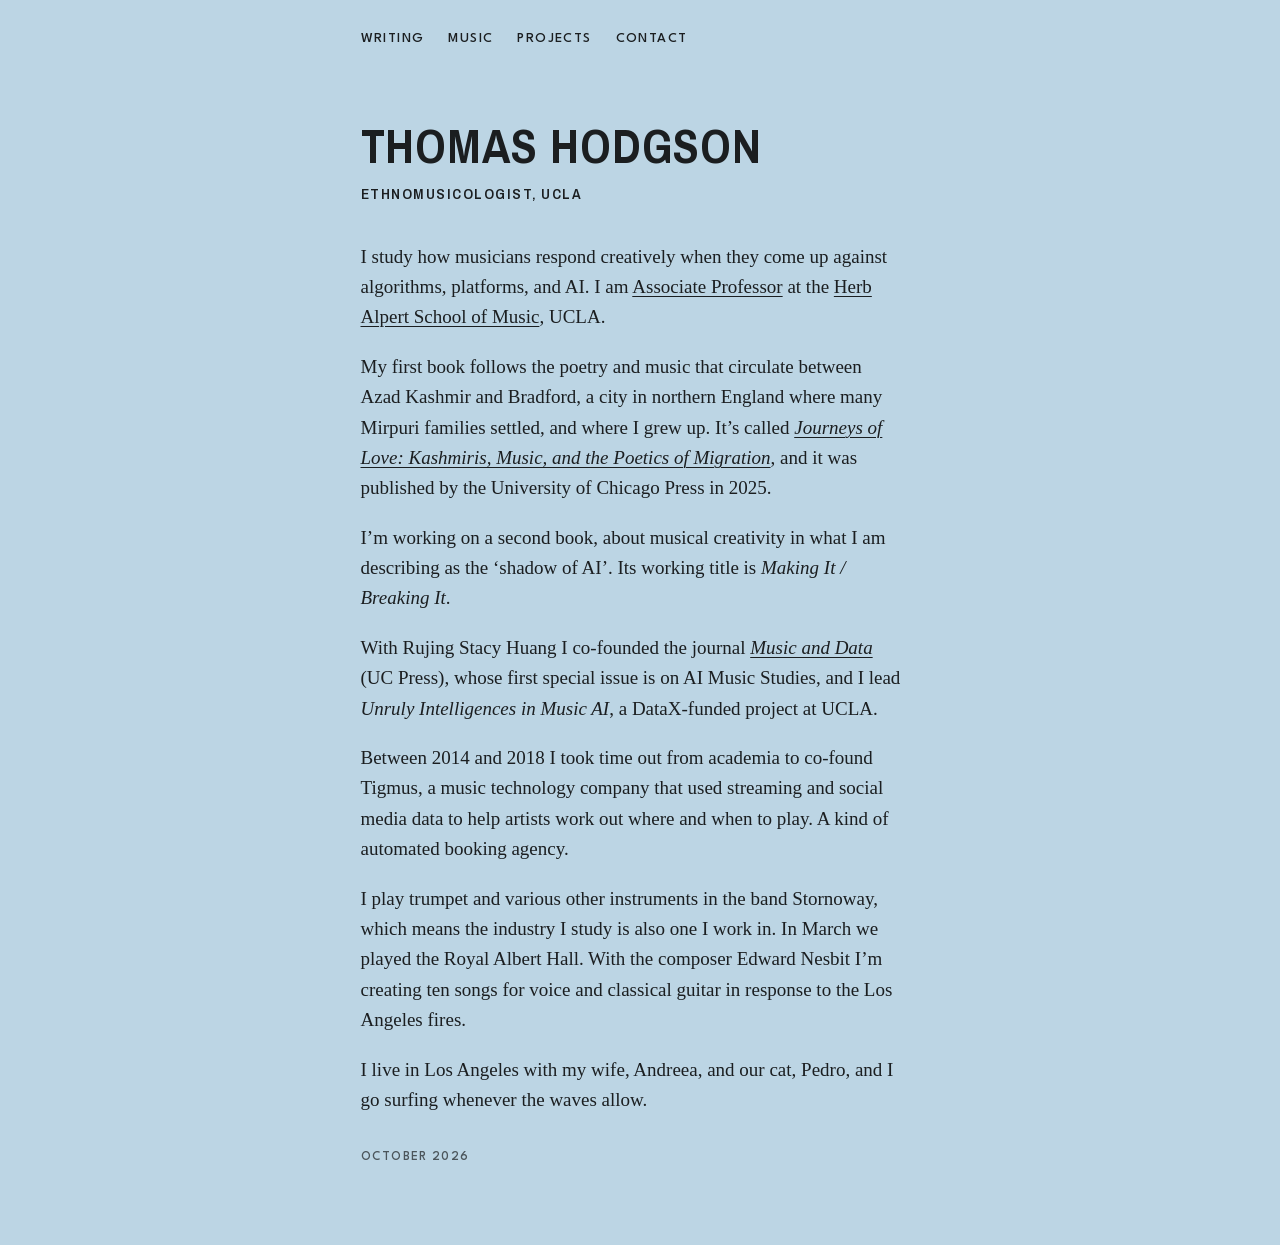
<file: index.html>
<!doctype html>
<html lang="en-GB">
<head>
  <meta charset="utf-8">
  <meta name="viewport" content="width=device-width, initial-scale=1">
  <title>Thomas Hodgson</title>
  <meta name="description" content="Thomas Hodgson is an ethnomusicologist at UCLA and plays in the band Stornoway.">
  <link rel="canonical" href="https://thomashodgson.org/">
  <link rel="preload" href="fonts/ArchivoNarrow-latin.woff2" as="font" type="font/woff2" crossorigin>
  <link rel="preload" href="fonts/LeagueSpartan-latin.woff2" as="font" type="font/woff2" crossorigin>
  <link rel="stylesheet" href="style.css">
  <link rel="icon" href="favicon.ico" sizes="32x32">
  <link rel="icon" href="favicon.svg" type="image/svg+xml">
  <link rel="apple-touch-icon" href="apple-touch-icon.png">
  <script type="application/ld+json">
  {
    "@context": "https://schema.org",
    "@type": "Person",
    "name": "Thomas Hodgson",
    "url": "https://thomashodgson.org/",
    "image": "https://thomashodgson.org/images/portrait.jpg",
    "description": "Ethnomusicologist at UCLA who studies how musicians respond creatively to algorithms, platforms and AI, and plays trumpet in the band Stornoway.",
    "jobTitle": "Associate Professor",
    "worksFor": {
      "@type": "Organization",
      "name": "UCLA Herb Alpert School of Music",
      "url": "https://schoolofmusic.ucla.edu/",
      "parentOrganization": {
        "@type": "CollegeOrUniversity",
        "name": "University of California, Los Angeles"
      }
    },
    "email": "mailto:mail@thomashodgson.org",
    "knowsAbout": ["Ethnomusicology", "Music industry", "Music streaming", "Artificial intelligence and music"],
    "sameAs": [
      "https://schoolofmusic.ucla.edu/people/thomas-hodgson/",
      "https://en.wikipedia.org/wiki/Thomas_E._Hodgson"
    ]
  }
  </script>
</head>
<body>
  <a class="skip-link" href="#main">Skip to content</a>

  <header class="site-header">
    <nav class="site-nav" aria-label="Main">
      <ul>
        <li><a href="writing/">Writing</a></li>
        <li><a href="music/">Music</a></li>
        <li><a href="projects/">Projects</a></li>
        <li><a href="contact/">Contact</a></li>
      </ul>
    </nav>
  </header>

  <main id="main">
    <div class="prose">
      <h1 class="page-title">Thomas Hodgson</h1>
      <p class="page-subtitle">Ethnomusicologist, UCLA</p>

      <p>I study how musicians respond creatively when they come up against algorithms, platforms, and AI. I am <a href="https://schoolofmusic.ucla.edu/people/thomas-hodgson/" target="_blank" rel="noopener">Associate Professor</a> at the <a href="https://schoolofmusic.ucla.edu/" target="_blank" rel="noopener">Herb Alpert School of Music</a>, UCLA.</p>

      <p>My first book follows the poetry and music that circulate between Azad Kashmir and Bradford, a city in northern England where many Mirpuri families settled, and where I grew up. It&rsquo;s called <a href="https://press.uchicago.edu/ucp/books/book/chicago/J/bo247756398.html" target="_blank" rel="noopener"><cite>Journeys of Love: Kashmiris, Music, and the Poetics of Migration</cite></a>, and it was published by the University of Chicago Press in 2025.</p>

      <p>I&rsquo;m working on a second book, about musical creativity in what I am describing as the &lsquo;shadow of AI&rsquo;. Its working title is <cite>Making It / Breaking It</cite>.</p>

      <p>With Rujing Stacy Huang I co-founded the journal <a href="https://www.ucpress.edu/journals/music-and-data" target="_blank" rel="noopener"><cite>Music and Data</cite></a> (UC Press), whose first special issue is on AI Music Studies, and I lead <cite>Unruly Intelligences in Music AI</cite>, a DataX-funded project at UCLA.</p>

      <p>Between 2014 and 2018 I took time out from academia to co-found Tigmus, a music technology company that used streaming and social media data to help artists work out where and when to play. A kind of automated booking agency.</p>

      <p>I play trumpet and various other instruments in the band Stornoway, which means the industry I study is also one I work in. In March we played the Royal Albert Hall. With the composer Edward Nesbit I&rsquo;m creating ten songs for voice and classical guitar in response to the Los Angeles fires.</p>

      <p>I live in Los Angeles with my wife, Andreea, and our cat, Pedro, and I go surfing whenever the waves allow.</p>

      <p class="dateline">October 2026</p>
    </div>
  </main>
</body>
</html>
</file>
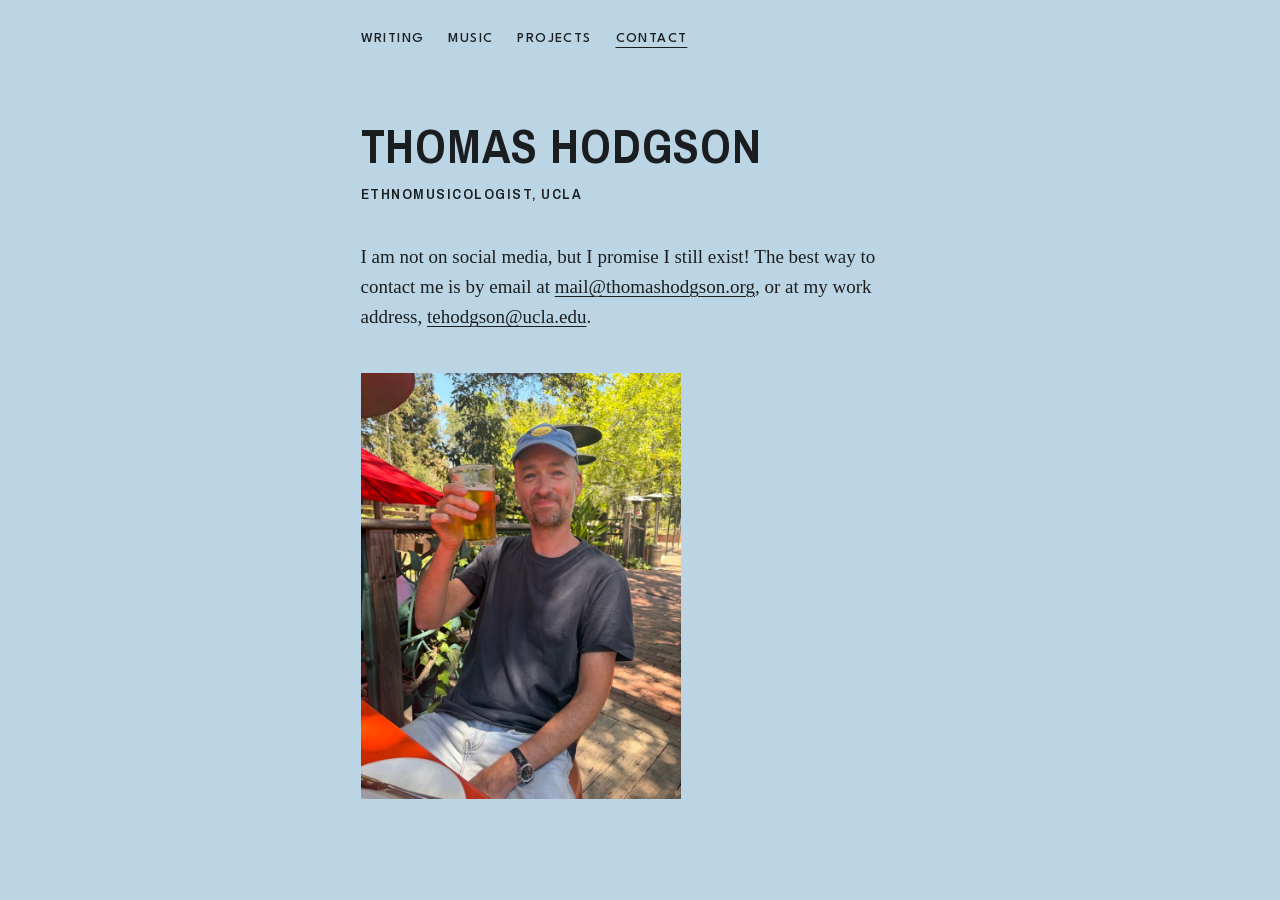
<file: contact/index.html>
<!doctype html>
<html lang="en-GB">
<head>
  <meta charset="utf-8">
  <meta name="viewport" content="width=device-width, initial-scale=1">
  <title>Contact · Thomas Hodgson</title>
  <meta name="description" content="How to get in touch with Thomas Hodgson.">
  <link rel="canonical" href="https://thomashodgson.org/contact/">
  <link rel="preload" href="../fonts/ArchivoNarrow-latin.woff2" as="font" type="font/woff2" crossorigin>
  <link rel="preload" href="../fonts/LeagueSpartan-latin.woff2" as="font" type="font/woff2" crossorigin>
  <link rel="stylesheet" href="../style.css">
  <link rel="icon" href="../favicon.ico" sizes="32x32">
  <link rel="icon" href="../favicon.svg" type="image/svg+xml">
  <link rel="apple-touch-icon" href="../apple-touch-icon.png">
</head>
<body>
  <a class="skip-link" href="#main">Skip to content</a>

  <header class="site-header">
    <nav class="site-nav" aria-label="Main">
      <ul>
        <li><a href="../writing/">Writing</a></li>
        <li><a href="../music/">Music</a></li>
        <li><a href="../projects/">Projects</a></li>
        <li><a href="./" aria-current="page">Contact</a></li>
      </ul>
    </nav>
  </header>

  <main id="main">
    <div class="prose">
      <h1 class="page-title"><a href="../">Thomas Hodgson</a></h1>
      <p class="page-subtitle">Ethnomusicologist, UCLA</p>

      <p>I am not on social media, but I promise I still exist! The best way to contact me is by email at <a href="mailto:mail@thomashodgson.org">mail@thomashodgson.org</a>, or at my work address, <a href="mailto:tehodgson@ucla.edu">tehodgson@ucla.edu</a>.</p>

      <figure class="portrait">
        <img src="../images/portrait.jpg" width="750" height="1000" alt="Thomas Hodgson, smiling, raising a glass of beer at an outdoor table under trees.">
      </figure>
    </div>
  </main>
</body>
</html>
</file>
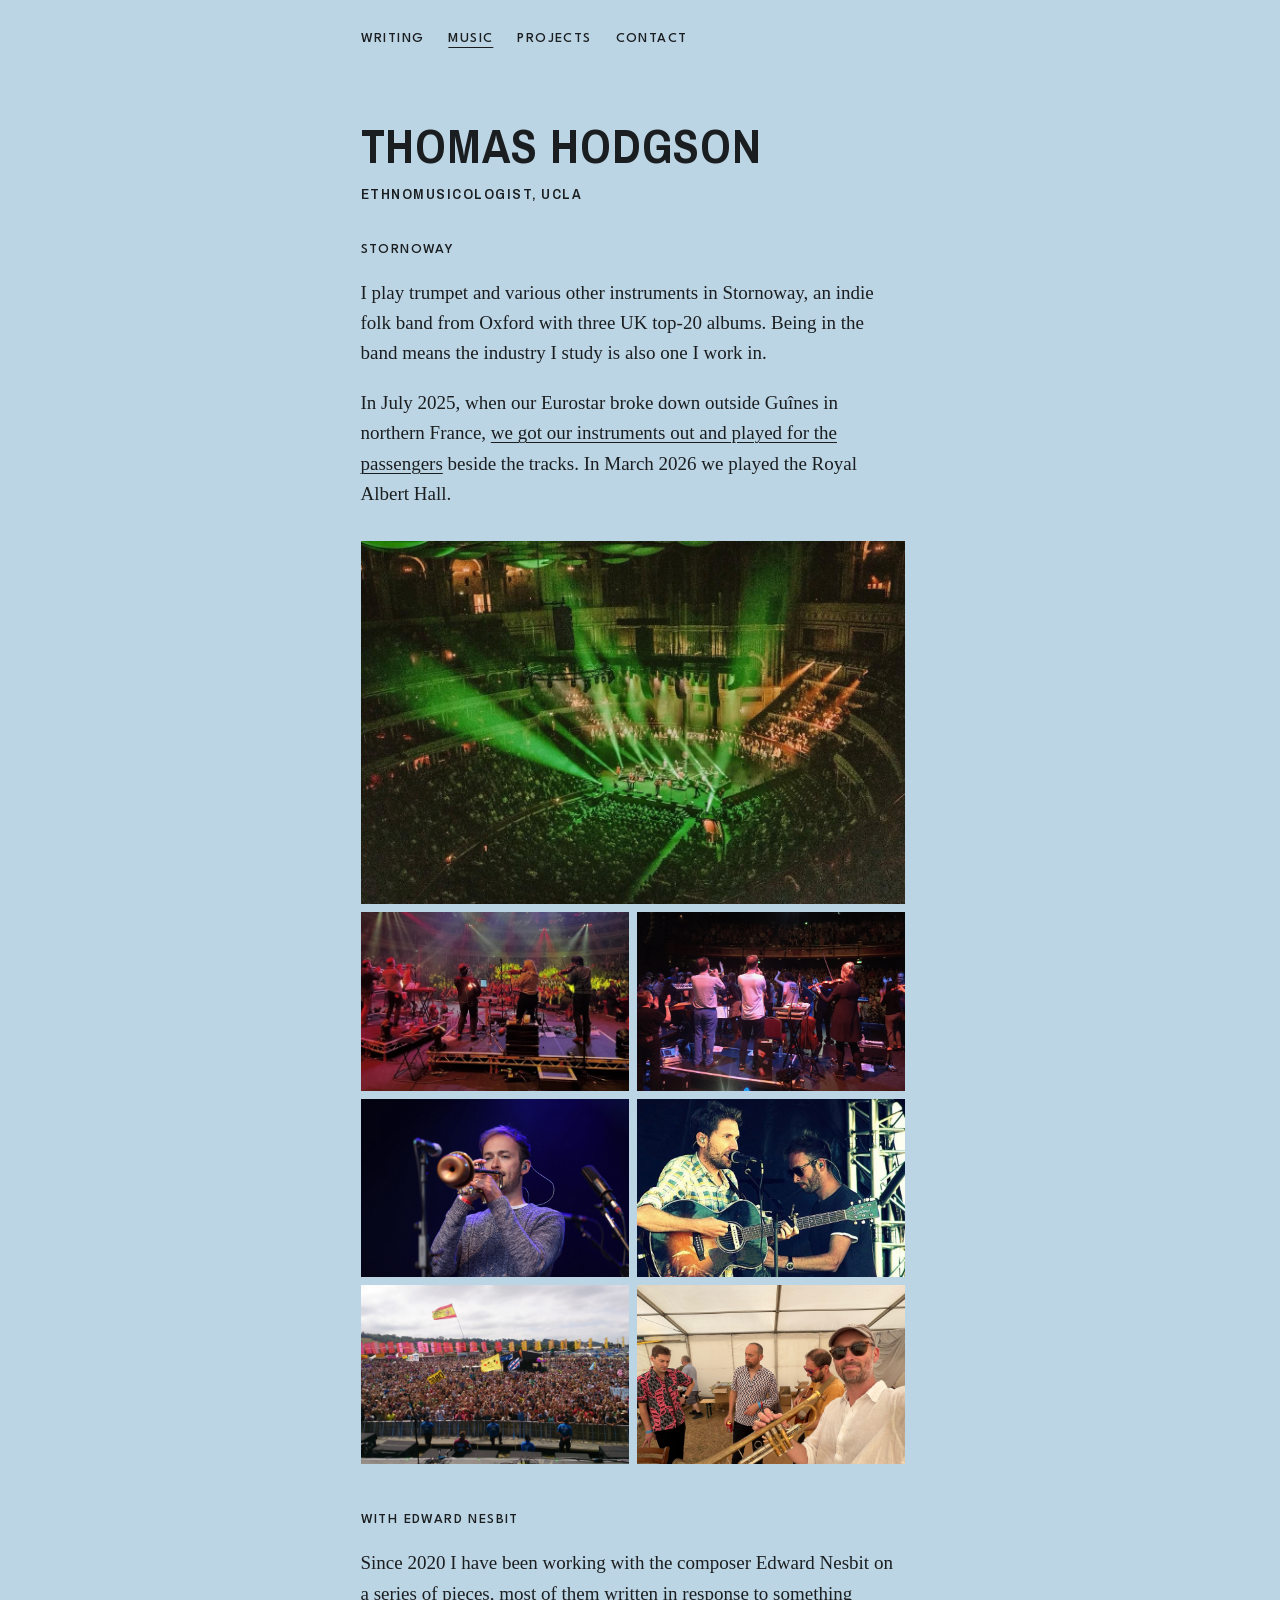
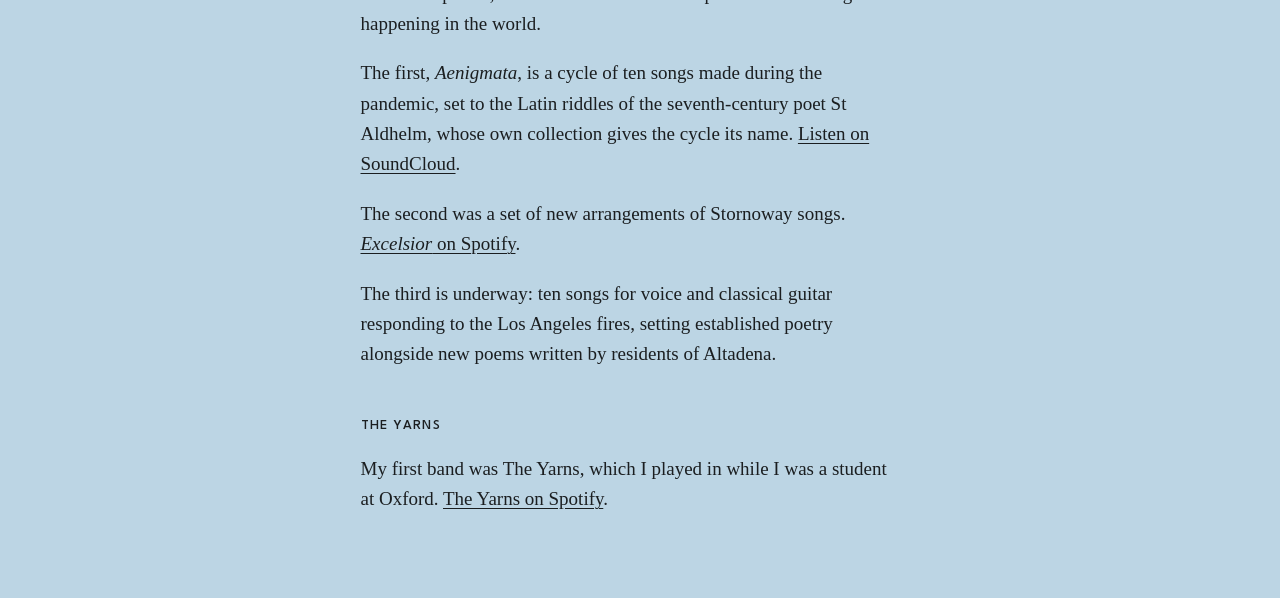
<file: music/index.html>
<!doctype html>
<html lang="en-GB">
<head>
  <meta charset="utf-8">
  <meta name="viewport" content="width=device-width, initial-scale=1">
  <title>Music · Thomas Hodgson</title>
  <meta name="description" content="Thomas Hodgson plays trumpet in Stornoway and writes songs with the composer Edward Nesbit.">
  <link rel="canonical" href="https://thomashodgson.org/music/">
  <link rel="preload" href="../fonts/ArchivoNarrow-latin.woff2" as="font" type="font/woff2" crossorigin>
  <link rel="preload" href="../fonts/LeagueSpartan-latin.woff2" as="font" type="font/woff2" crossorigin>
  <link rel="stylesheet" href="../style.css">
  <link rel="icon" href="../favicon.ico" sizes="32x32">
  <link rel="icon" href="../favicon.svg" type="image/svg+xml">
  <link rel="apple-touch-icon" href="../apple-touch-icon.png">
</head>
<body>
  <a class="skip-link" href="#main">Skip to content</a>

  <header class="site-header">
    <nav class="site-nav" aria-label="Main">
      <ul>
        <li><a href="../writing/">Writing</a></li>
        <li><a href="./" aria-current="page">Music</a></li>
        <li><a href="../projects/">Projects</a></li>
        <li><a href="../contact/">Contact</a></li>
      </ul>
    </nav>
  </header>

  <main id="main">
    <div class="prose">
      <h1 class="page-title"><a href="../">Thomas Hodgson</a></h1>
      <p class="page-subtitle">Ethnomusicologist, UCLA</p>

      <section aria-labelledby="stornoway">
        <h2 class="section-heading" id="stornoway">Stornoway</h2>

        <p>I play trumpet and various other instruments in Stornoway, an indie folk band from Oxford with three UK top-20 albums. Being in the band means the industry I study is also one I work in.</p>

        <p>In July 2025, when our Eurostar broke down outside Gu&icirc;nes in northern France, <a href="https://www.bbc.com/news/articles/c0rv9ggvejlo" target="_blank" rel="noopener">we got our instruments out and played for the passengers</a> beside the tracks. In March 2026 we played the Royal Albert Hall.</p>

        <div class="photo-grid">
          <img src="../images/music/royal-albert-hall.jpg" width="1140" height="760" loading="lazy" alt="The Royal Albert Hall from high in the gallery, green stage lights sweeping over a full house as Stornoway play.">
          <img src="../images/music/royal-albert-hall-stage.jpg" width="1170" height="780" loading="lazy" alt="Stornoway on stage at the Royal Albert Hall, seen from behind the band, with the audience lit up beyond.">
          <img src="../images/music/theatre-from-stage.jpg" width="1600" height="1067" loading="lazy" alt="The band from behind on a theatre stage, facing a standing, applauding audience.">
          <img src="../images/music/trumpet.jpg" width="1600" height="1067" loading="lazy" alt="Thomas Hodgson playing trumpet on stage under blue light, with microphones either side.">
          <img src="../images/music/two-guitarists.jpg" width="1600" height="1067" loading="lazy" alt="Two members of the band playing acoustic and electric guitar on an outdoor festival stage.">
          <img src="../images/music/festival-crowd.jpg" width="1348" height="899" loading="lazy" alt="A huge festival crowd with flags, seen from the stage.">
          <img src="../images/music/backstage.jpg" width="1600" height="1067" loading="lazy" alt="Thomas Hodgson in sunglasses holding a trumpet, with bandmates behind him in a backstage tent.">
        </div>
      </section>

      <section aria-labelledby="nesbit">
        <h2 class="section-heading" id="nesbit">With Edward Nesbit</h2>

        <p>Since 2020 I have been working with the composer Edward Nesbit on a series of pieces, most of them written in response to something happening in the world.</p>

        <p>The first, <cite>Aenigmata</cite>, is a cycle of ten songs made during the pandemic, set to the Latin riddles of the seventh-century poet St Aldhelm, whose own collection gives the cycle its name. <a href="https://soundcloud.com/nesbithodgson" target="_blank" rel="noopener">Listen on SoundCloud</a>.</p>

        <p>The second was a set of new arrangements of Stornoway songs. <a href="https://open.spotify.com/album/4Hufxkik9brbBWbyWyCo2Q" target="_blank" rel="noopener"><cite>Excelsior</cite> on Spotify</a>.</p>

        <p>The third is underway: ten songs for voice and classical guitar responding to the Los Angeles fires, setting established poetry alongside new poems written by residents of Altadena.</p>
      </section>

      <section aria-labelledby="yarns">
        <h2 class="section-heading" id="yarns">The Yarns</h2>

        <p>My first band was The Yarns, which I played in while I was a student at Oxford. <a href="https://open.spotify.com/artist/0MVT6Y7MvDyR4jamIGdFXw" target="_blank" rel="noopener">The Yarns on Spotify</a>.</p>
      </section>
    </div>
  </main>
</body>
</html>
</file>
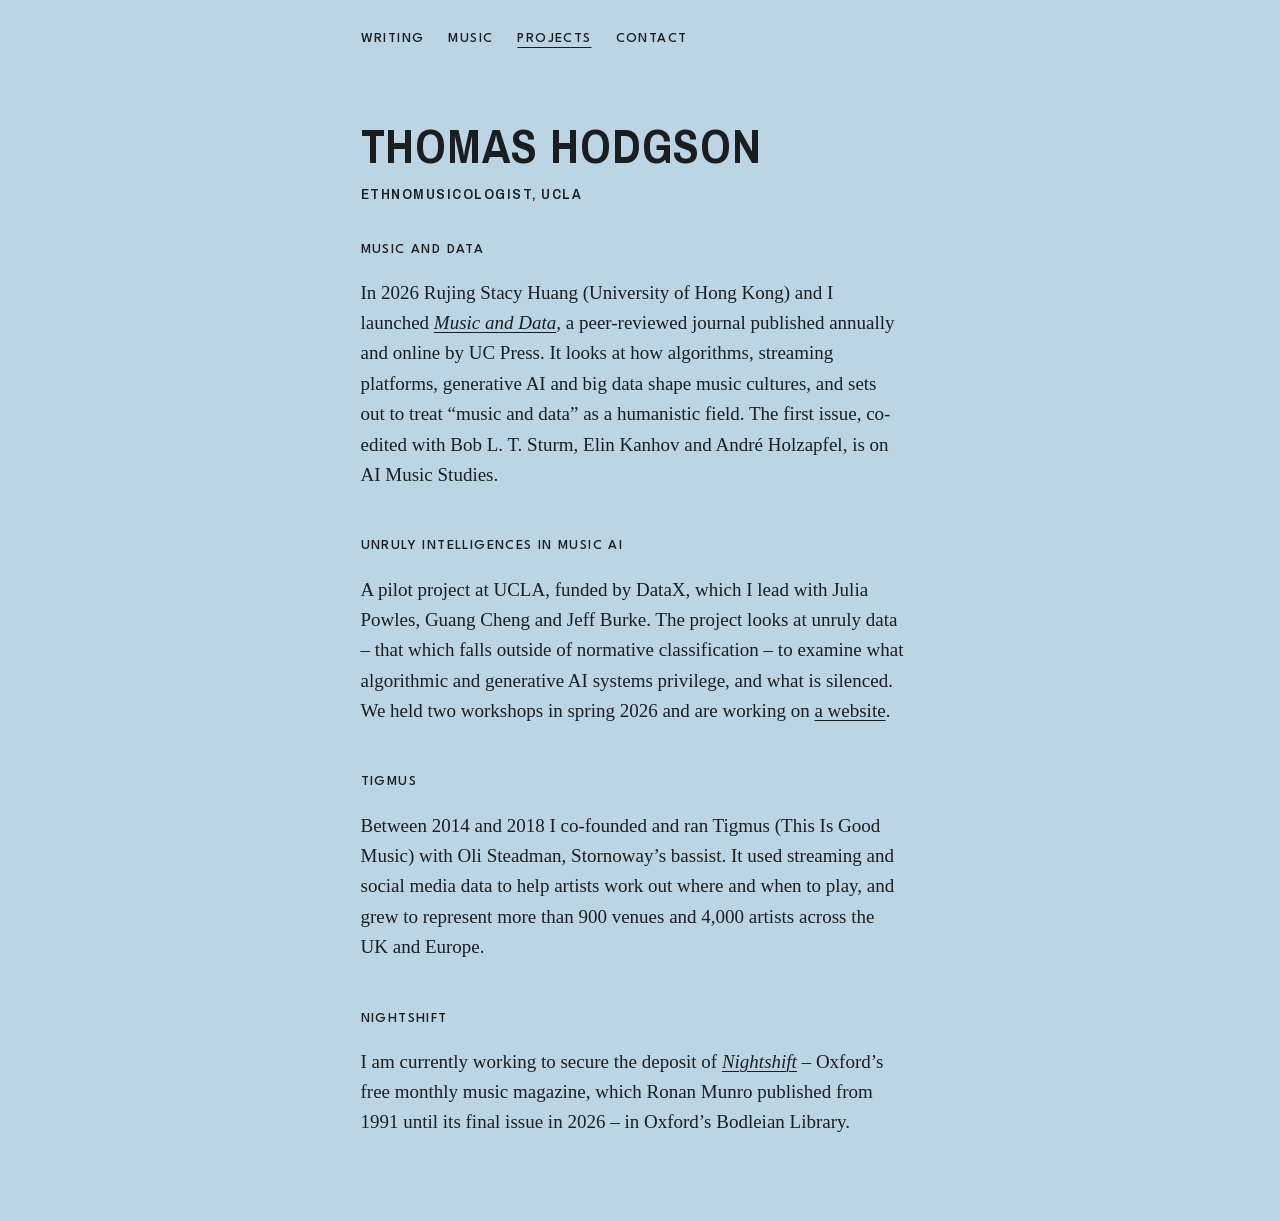
<file: projects/index.html>
<!doctype html>
<html lang="en-GB">
<head>
  <meta charset="utf-8">
  <meta name="viewport" content="width=device-width, initial-scale=1">
  <title>Projects · Thomas Hodgson</title>
  <meta name="description" content="Projects by Thomas Hodgson: the journal Music and Data, Unruly Intelligences in Music AI, Tigmus and Nightshift.">
  <link rel="canonical" href="https://thomashodgson.org/projects/">
  <link rel="preload" href="../fonts/ArchivoNarrow-latin.woff2" as="font" type="font/woff2" crossorigin>
  <link rel="preload" href="../fonts/LeagueSpartan-latin.woff2" as="font" type="font/woff2" crossorigin>
  <link rel="stylesheet" href="../style.css">
  <link rel="icon" href="../favicon.ico" sizes="32x32">
  <link rel="icon" href="../favicon.svg" type="image/svg+xml">
  <link rel="apple-touch-icon" href="../apple-touch-icon.png">
</head>
<body>
  <a class="skip-link" href="#main">Skip to content</a>

  <header class="site-header">
    <nav class="site-nav" aria-label="Main">
      <ul>
        <li><a href="../writing/">Writing</a></li>
        <li><a href="../music/">Music</a></li>
        <li><a href="./" aria-current="page">Projects</a></li>
        <li><a href="../contact/">Contact</a></li>
      </ul>
    </nav>
  </header>

  <main id="main">
    <div class="prose">
      <h1 class="page-title"><a href="../">Thomas Hodgson</a></h1>
      <p class="page-subtitle">Ethnomusicologist, UCLA</p>

      <section aria-labelledby="music-and-data">
        <h2 class="section-heading" id="music-and-data"><cite>Music and Data</cite></h2>

        <p>In 2026 Rujing Stacy Huang (University of Hong Kong) and I launched <a href="https://www.ucpress.edu/journals/music-and-data" target="_blank" rel="noopener"><cite>Music and Data</cite></a>, a peer-reviewed journal published annually and online by UC Press. It looks at how algorithms, streaming platforms, generative AI and big data shape music cultures, and sets out to treat &ldquo;music and data&rdquo; as a humanistic field. The first issue, co-edited with Bob L. T. Sturm, Elin Kanhov and Andr&eacute; Holzapfel, is on AI Music Studies.</p>
      </section>

      <section aria-labelledby="unruly">
        <h2 class="section-heading" id="unruly">Unruly Intelligences in Music AI</h2>

        <p>A pilot project at UCLA, funded by DataX, which I lead with Julia Powles, Guang Cheng and Jeff Burke. The project looks at unruly data &ndash; that which falls outside of normative classification &ndash; to examine what algorithmic and generative AI systems privilege, and what is silenced. We held two workshops in spring 2026 and are working on <a href="https://unruly.pages.dev/" target="_blank" rel="noopener">a website</a>.</p>
      </section>

      <section aria-labelledby="tigmus">
        <h2 class="section-heading" id="tigmus">Tigmus</h2>

        <p>Between 2014 and 2018 I co-founded and ran Tigmus (This Is Good Music) with Oli Steadman, Stornoway&rsquo;s bassist. It used streaming and social media data to help artists work out where and when to play, and grew to represent more than 900 venues and 4,000 artists across the UK and Europe.</p>
      </section>

      <section aria-labelledby="nightshift">
        <h2 class="section-heading" id="nightshift"><cite>Nightshift</cite></h2>

        <p>I am currently working to secure the deposit of <a href="https://nightshiftmag.co.uk/" target="_blank" rel="noopener"><cite>Nightshift</cite></a> &ndash; Oxford&rsquo;s free monthly music magazine, which Ronan Munro published from 1991 until its final issue in 2026 &ndash; in Oxford&rsquo;s Bodleian Library.</p>
      </section>
    </div>
  </main>
</body>
</html>
</file>
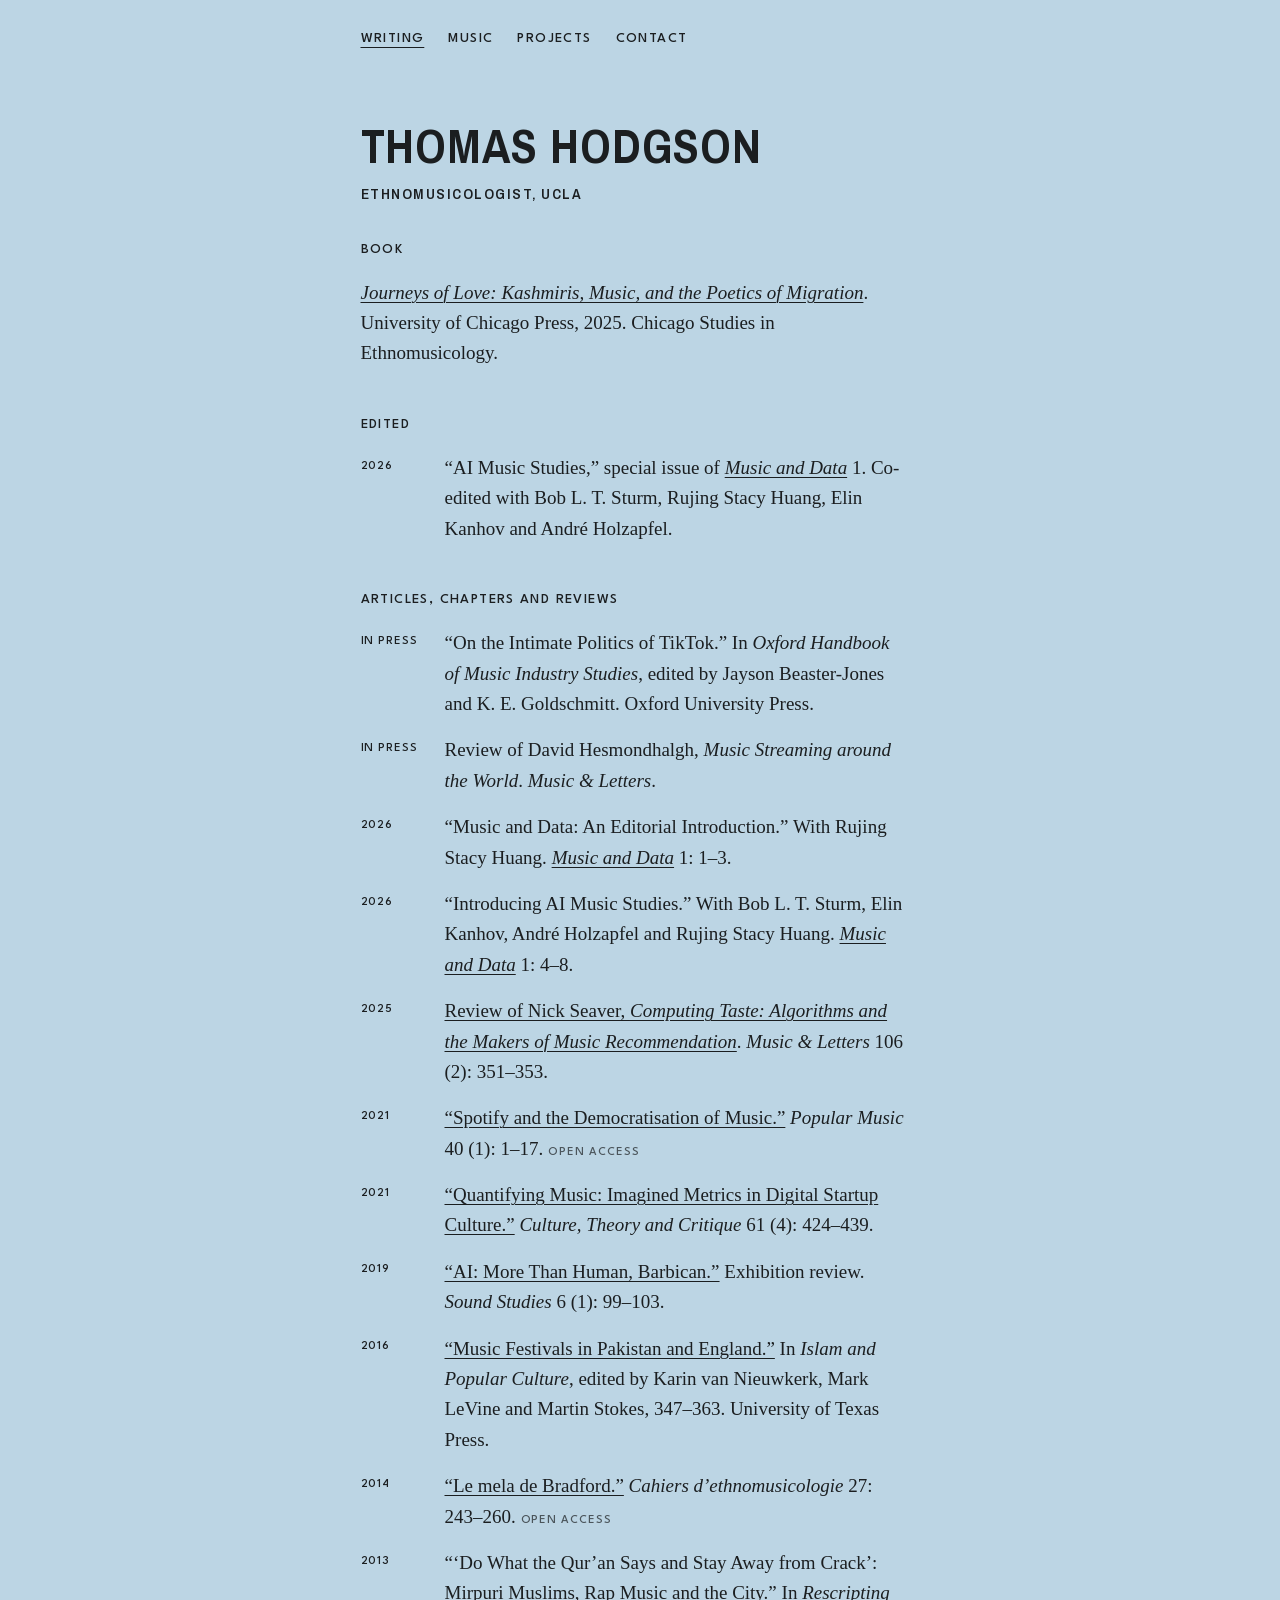
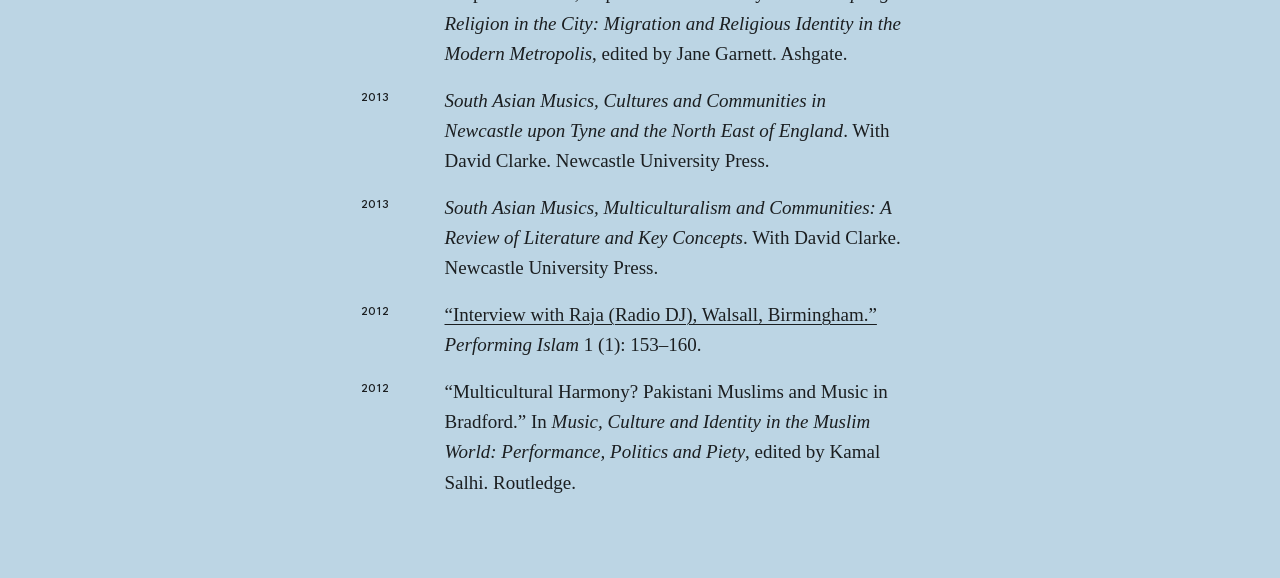
<file: writing/index.html>
<!doctype html>
<html lang="en-GB">
<head>
  <meta charset="utf-8">
  <meta name="viewport" content="width=device-width, initial-scale=1">
  <title>Writing · Thomas Hodgson</title>
  <meta name="description" content="Books, articles, chapters and reviews by Thomas Hodgson.">
  <link rel="canonical" href="https://thomashodgson.org/writing/">
  <link rel="preload" href="../fonts/ArchivoNarrow-latin.woff2" as="font" type="font/woff2" crossorigin>
  <link rel="preload" href="../fonts/LeagueSpartan-latin.woff2" as="font" type="font/woff2" crossorigin>
  <link rel="stylesheet" href="../style.css">
  <link rel="icon" href="../favicon.ico" sizes="32x32">
  <link rel="icon" href="../favicon.svg" type="image/svg+xml">
  <link rel="apple-touch-icon" href="../apple-touch-icon.png">
</head>
<body>
  <a class="skip-link" href="#main">Skip to content</a>

  <header class="site-header">
    <nav class="site-nav" aria-label="Main">
      <ul>
        <li><a href="./" aria-current="page">Writing</a></li>
        <li><a href="../music/">Music</a></li>
        <li><a href="../projects/">Projects</a></li>
        <li><a href="../contact/">Contact</a></li>
      </ul>
    </nav>
  </header>

  <main id="main">
    <div class="prose">
      <h1 class="page-title"><a href="../">Thomas Hodgson</a></h1>
      <p class="page-subtitle">Ethnomusicologist, UCLA</p>

      <section aria-labelledby="book">
        <h2 class="section-heading" id="book">Book</h2>

        <p><a href="https://press.uchicago.edu/ucp/books/book/chicago/J/bo247756398.html" target="_blank" rel="noopener"><cite>Journeys of Love: Kashmiris, Music, and the Poetics of Migration</cite></a>. University of Chicago Press, 2025. Chicago Studies in Ethnomusicology.</p>
      </section>

      <section aria-labelledby="edited">
        <h2 class="section-heading" id="edited">Edited</h2>

        <ol class="pub-list">
          <li>
            <span class="pub-year">2026</span>
            <p>&ldquo;AI Music Studies,&rdquo; special issue of <a href="https://www.ucpress.edu/journals/music-and-data" target="_blank" rel="noopener"><cite>Music and Data</cite></a> 1. Co-edited with Bob L. T. Sturm, Rujing Stacy Huang, Elin Kanhov and Andr&eacute; Holzapfel.</p>
          </li>
        </ol>
      </section>

      <section aria-labelledby="articles">
        <h2 class="section-heading" id="articles">Articles, chapters and reviews</h2>

        <ol class="pub-list">
          <li>
            <span class="pub-year">In press</span>
            <p>&ldquo;On the Intimate Politics of TikTok.&rdquo; In <cite>Oxford Handbook of Music Industry Studies</cite>, edited by Jayson Beaster-Jones and K. E. Goldschmitt. Oxford University Press.</p>
          </li>
          <li>
            <span class="pub-year">In press</span>
            <p>Review of David Hesmondhalgh, <cite>Music Streaming around the World</cite>. <cite>Music &amp; Letters</cite>.</p>
          </li>
          <li>
            <span class="pub-year">2026</span>
            <p>&ldquo;Music and Data: An Editorial Introduction.&rdquo; With Rujing Stacy Huang. <a href="https://www.ucpress.edu/journals/music-and-data" target="_blank" rel="noopener"><cite>Music and Data</cite></a> 1: 1&ndash;3.</p>
          </li>
          <li>
            <span class="pub-year">2026</span>
            <p>&ldquo;Introducing AI Music Studies.&rdquo; With Bob L. T. Sturm, Elin Kanhov, Andr&eacute; Holzapfel and Rujing Stacy Huang. <a href="https://www.ucpress.edu/journals/music-and-data" target="_blank" rel="noopener"><cite>Music and Data</cite></a> 1: 4&ndash;8.</p>
          </li>
          <li>
            <span class="pub-year">2025</span>
            <p><a href="https://doi.org/10.1093/ml/gcaf017" target="_blank" rel="noopener">Review of Nick Seaver, <cite>Computing Taste: Algorithms and the Makers of Music Recommendation</cite></a>. <cite>Music &amp; Letters</cite> 106 (2): 351&ndash;353.</p>
          </li>
          <li>
            <span class="pub-year">2021</span>
            <p><a href="https://doi.org/10.1017/S0261143021000064" target="_blank" rel="noopener">&ldquo;Spotify and the Democratisation of Music.&rdquo;</a> <cite>Popular Music</cite> 40 (1): 1&ndash;17. <span class="pub-note">Open access</span></p>
          </li>
          <li>
            <span class="pub-year">2021</span>
            <p><a href="https://doi.org/10.1080/14735784.2021.1894961" target="_blank" rel="noopener">&ldquo;Quantifying Music: Imagined Metrics in Digital Startup Culture.&rdquo;</a> <cite>Culture, Theory and Critique</cite> 61 (4): 424&ndash;439.</p>
          </li>
          <li>
            <span class="pub-year">2019</span>
            <p><a href="https://doi.org/10.1080/20551940.2019.1681173" target="_blank" rel="noopener">&ldquo;AI: More Than Human, Barbican.&rdquo;</a> Exhibition review. <cite>Sound Studies</cite> 6 (1): 99&ndash;103.</p>
          </li>
          <li>
            <span class="pub-year">2016</span>
            <p><a href="https://doi.org/10.7560/308875-018" target="_blank" rel="noopener">&ldquo;Music Festivals in Pakistan and England.&rdquo;</a> In <cite>Islam and Popular Culture</cite>, edited by Karin van Nieuwkerk, Mark LeVine and Martin Stokes, 347&ndash;363. University of Texas Press.</p>
          </li>
          <li>
            <span class="pub-year">2014</span>
            <p><a href="https://journals.openedition.org/ethnomusicologie/2186" target="_blank" rel="noopener">&ldquo;Le mela de Bradford.&rdquo;</a> <cite>Cahiers d&rsquo;ethnomusicologie</cite> 27: 243&ndash;260. <span class="pub-note">Open access</span></p>
          </li>
          <li>
            <span class="pub-year">2013</span>
            <p>&ldquo;&lsquo;Do What the Qur&rsquo;an Says and Stay Away from Crack&rsquo;: Mirpuri Muslims, Rap Music and the City.&rdquo; In <cite>Rescripting Religion in the City: Migration and Religious Identity in the Modern Metropolis</cite>, edited by Jane Garnett. Ashgate.</p>
          </li>
          <li>
            <span class="pub-year">2013</span>
            <p><cite>South Asian Musics, Cultures and Communities in Newcastle upon Tyne and the North East of England</cite>. With David Clarke. Newcastle University Press.</p>
          </li>
          <li>
            <span class="pub-year">2013</span>
            <p><cite>South Asian Musics, Multiculturalism and Communities: A Review of Literature and Key Concepts</cite>. With David Clarke. Newcastle University Press.</p>
          </li>
          <li>
            <span class="pub-year">2012</span>
            <p><a href="https://doi.org/10.1386/pi.1.1.153_1" target="_blank" rel="noopener">&ldquo;Interview with Raja (Radio DJ), Walsall, Birmingham.&rdquo;</a> <cite>Performing Islam</cite> 1 (1): 153&ndash;160.</p>
          </li>
          <li>
            <span class="pub-year">2012</span>
            <p>&ldquo;Multicultural Harmony? Pakistani Muslims and Music in Bradford.&rdquo; In <cite>Music, Culture and Identity in the Muslim World: Performance, Politics and Piety</cite>, edited by Kamal Salhi. Routledge.</p>
          </li>
        </ol>
      </section>
    </div>
  </main>
</body>
</html>
</file>
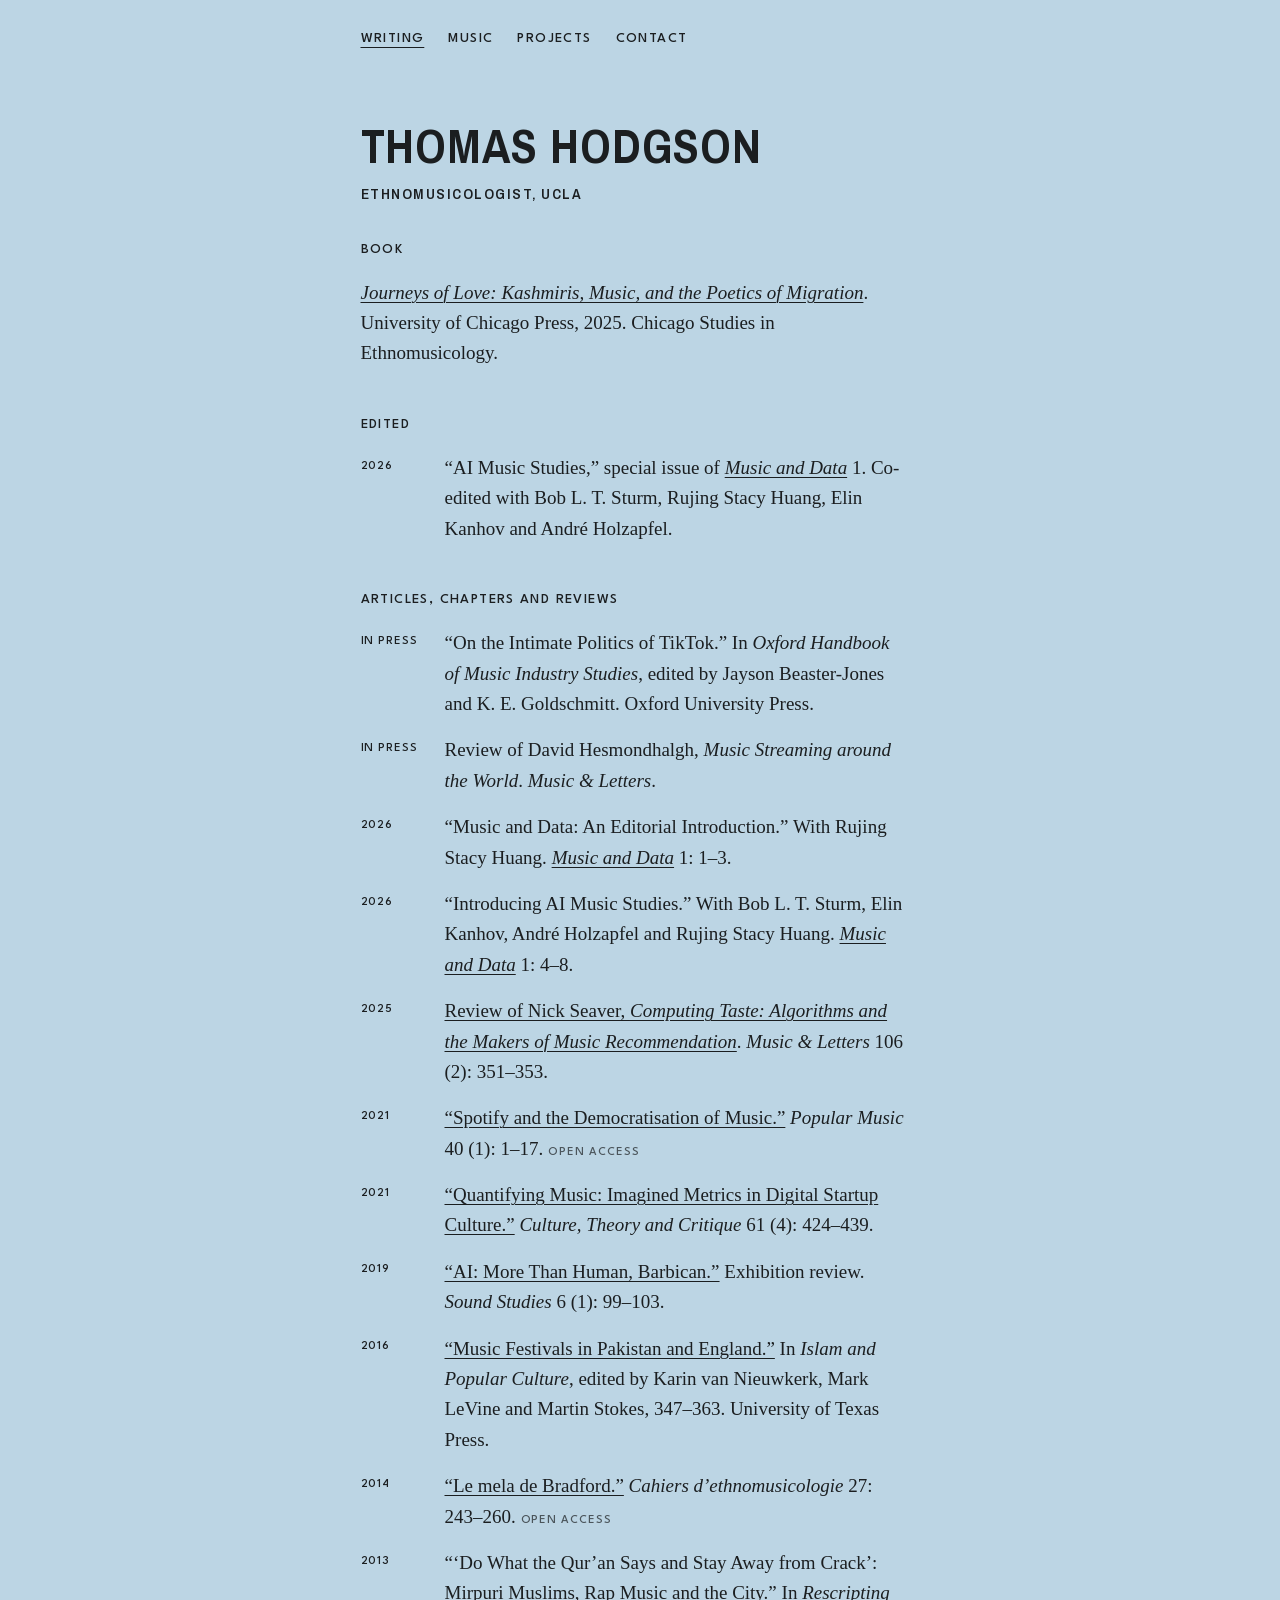
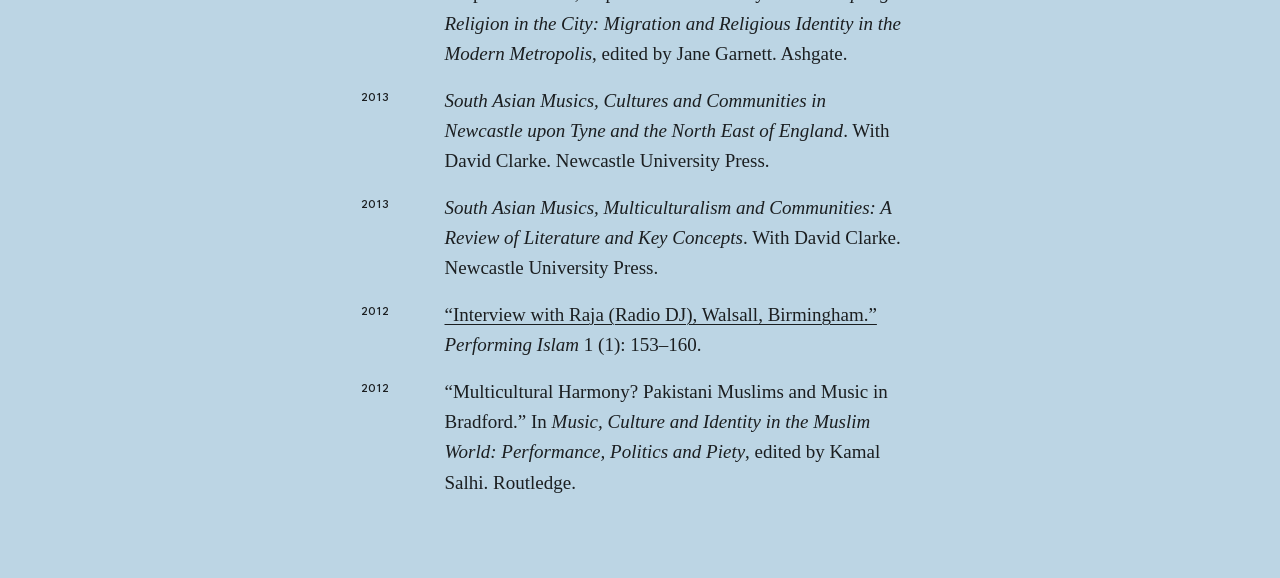
<file: writings/index.html>
<!doctype html>
<html lang="en-GB">
<head>
  <meta charset="utf-8">
  <meta name="viewport" content="width=device-width, initial-scale=1">
  <title>Writing · Thomas Hodgson</title>
  <meta name="description" content="This page has moved to the Writing page.">
  <!-- The old site's address, still cited by Wikipedia; forwards to the current page -->
  <meta http-equiv="refresh" content="0; url=../writing/">
  <link rel="canonical" href="https://thomashodgson.org/writing/">
  <meta name="robots" content="noindex">
  <link rel="stylesheet" href="../style.css">
  <link rel="icon" href="../favicon.ico" sizes="32x32">
  <link rel="icon" href="../favicon.svg" type="image/svg+xml">
</head>
<body>
  <main id="main">
    <div class="prose">
      <p>This page has moved to <a href="../writing/">Writing</a>.</p>
    </div>
  </main>
</body>
</html>
</file>
<file: style.css>
/* thomashodgson.org — the one stylesheet for every page */

/* Self-hosted, latin subset only. Licences (SIL OFL 1.1) are alongside in fonts/. */
@font-face {
  font-family: "Archivo Narrow";
  src: url("fonts/ArchivoNarrow-latin.woff2") format("woff2");
  font-weight: 400 700;
  font-style: normal;
  font-display: swap;
}

@font-face {
  font-family: "League Spartan";
  src: url("fonts/LeagueSpartan-latin.woff2") format("woff2");
  font-weight: 100 900;
  font-style: normal;
  font-display: swap;
}

:root {
  --surface: #bcd5e4;
  --text: rgba(0, 0, 0, 0.86);
  --muted: rgba(0, 0, 0, 0.6);
  --rule: rgba(0, 0, 0, 0.22);

  --serif: Charter, "Bitstream Charter", "Iowan Old Style", "Sitka Text", Cambria, Georgia, serif;
  --name-font: "Archivo Narrow", "Arial Narrow", sans-serif;
  --label-font: "League Spartan", "Helvetica Neue", Arial, sans-serif;

  --measure: 34rem;
  --page: 37rem;
  --gutter: 1.5rem;
}

*,
*::before,
*::after {
  box-sizing: border-box;
}

html {
  /* Reserve the scrollbar's space even on short pages, so the name and menu don't shift between pages */
  scrollbar-gutter: stable;
  -webkit-text-size-adjust: 100%;
  background: var(--surface);
}

body {
  margin: 0;
  background: var(--surface);
  color: var(--text);
  font-family: var(--serif);
  font-size: 1.1875rem;
  line-height: 1.6;
  font-variant-numeric: oldstyle-nums;
  -webkit-font-smoothing: antialiased;
}

img {
  display: block;
  max-width: 100%;
  height: auto;
}

::selection {
  background: #fff;
  color: var(--text);
}

a {
  color: inherit;
  text-decoration-thickness: 1px;
  text-underline-offset: 0.18em;
}

a:hover {
  text-decoration-thickness: 2px;
}

:focus-visible {
  outline: 2px solid currentColor;
  outline-offset: 3px;
}

.skip-link {
  position: absolute;
  left: -999px;
}

.skip-link:focus {
  left: var(--gutter);
  top: 0.5rem;
  background: var(--surface);
  padding: 0.25rem 0.5rem;
}

/* ---------- Shared layout ---------- */

.site-header,
main {
  width: 100%;
  max-width: var(--page);
  margin: 0 auto;
  padding: 0 var(--gutter);
}

.site-header {
  padding-top: 1.75rem;
  padding-bottom: 1.75rem;
}

.site-nav ul {
  display: flex;
  flex-wrap: wrap;
  gap: 0.25rem 1.5rem;
  margin: 0;
  padding: 0;
  list-style: none;
  font-family: var(--label-font);
  font-weight: 500;
  font-size: 0.875rem;
  text-transform: uppercase;
  letter-spacing: 0.1em;
}

.site-nav a {
  text-decoration: none;
}

.site-nav a:hover,
.site-nav a[aria-current="page"] {
  text-decoration: underline;
  text-decoration-thickness: 1px;
  text-underline-offset: 0.35em;
}

main {
  padding-top: 2.5rem;
  padding-bottom: 4rem;
}

/* ---------- Type ---------- */

h1,
h2,
h3 {
  font-weight: 700;
  line-height: 1.15;
}

p {
  margin: 0 0 1em;
}

.prose {
  max-width: var(--measure);
}

.page-title {
  margin: 0;
  font-family: var(--name-font);
  font-size: clamp(2rem, 1.3rem + 2.8vw, 3rem);
  text-transform: uppercase;
  letter-spacing: 0.02em;
}

/* On inner pages the name links home; it should still look like the name */
.page-title a {
  text-decoration: none;
}

.page-subtitle {
  margin: 0.5rem 0 2.25rem;
  font-family: var(--name-font);
  font-weight: 600;
  font-size: 0.9375rem;
  text-transform: uppercase;
  letter-spacing: 0.1em;
}

.dateline {
  margin-top: 2rem;
  font-family: var(--label-font);
  font-weight: 500;
  font-size: 0.8125rem;
  text-transform: uppercase;
  letter-spacing: 0.1em;
  color: var(--muted);
}

/* ---------- Sections and publication lists ---------- */

.section-heading {
  margin: 3rem 0 1.25rem;
  font-family: var(--label-font);
  font-weight: 500;
  font-size: 0.875rem;
  text-transform: uppercase;
  letter-spacing: 0.1em;
}

/* The label face has no italic; titles in headings stay upright */
.section-heading cite {
  font-style: normal;
}

section:first-of-type .section-heading {
  margin-top: 0;
}

/* Year hangs in a narrow column so titles line up */
.pub-list {
  margin: 0;
  padding: 0;
  list-style: none;
}

.pub-list li {
  display: grid;
  grid-template-columns: 4.5rem minmax(0, 1fr);
  gap: 0 0.75rem;
  margin-bottom: 1rem;
}

.pub-list p {
  margin: 0;
}

.pub-year,
.pub-note {
  font-family: var(--label-font);
  font-weight: 500;
  font-size: 0.75rem;
  text-transform: uppercase;
  letter-spacing: 0.08em;
}

.pub-year {
  padding-top: 0.3em;
}

.pub-note {
  white-space: nowrap;
  color: var(--muted);
}

/* ---------- Photos ---------- */

/* All photos are cropped to 3:2; the first runs full width, the rest pair up */
.photo-grid {
  display: grid;
  grid-template-columns: 1fr 1fr;
  gap: 0.5rem;
  margin: 2rem 0 0;
}

.photo-grid img {
  width: 100%;
  aspect-ratio: 3 / 2;
  object-fit: cover;
}

.photo-grid img:first-child {
  grid-column: 1 / -1;
}

.portrait {
  max-width: 20rem;
  margin: 2.5rem 0 0;
}

.portrait img {
  width: 100%;
}

@media (max-width: 44rem) {
  :root {
    --gutter: 1rem;
  }

  body {
    font-size: 1.0625rem;
  }

  main {
    padding-top: 1.5rem;
  }

  /* Year above the entry rather than beside it, so entries keep a readable width */
  .pub-list li {
    grid-template-columns: 1fr;
    margin-bottom: 1.25rem;
  }

  .pub-year {
    padding-top: 0;
  }

  .site-nav ul {
    gap: 0.25rem 0.9rem;
    font-size: 0.8125rem;
    letter-spacing: 0.06em;
  }

  @media (max-width: 24rem) {
    .site-nav ul {
      justify-content: space-between;
      gap: 0.25rem 0.4rem;
      font-size: 0.75rem;
      letter-spacing: 0.03em;
    }
  }
}
</file>
